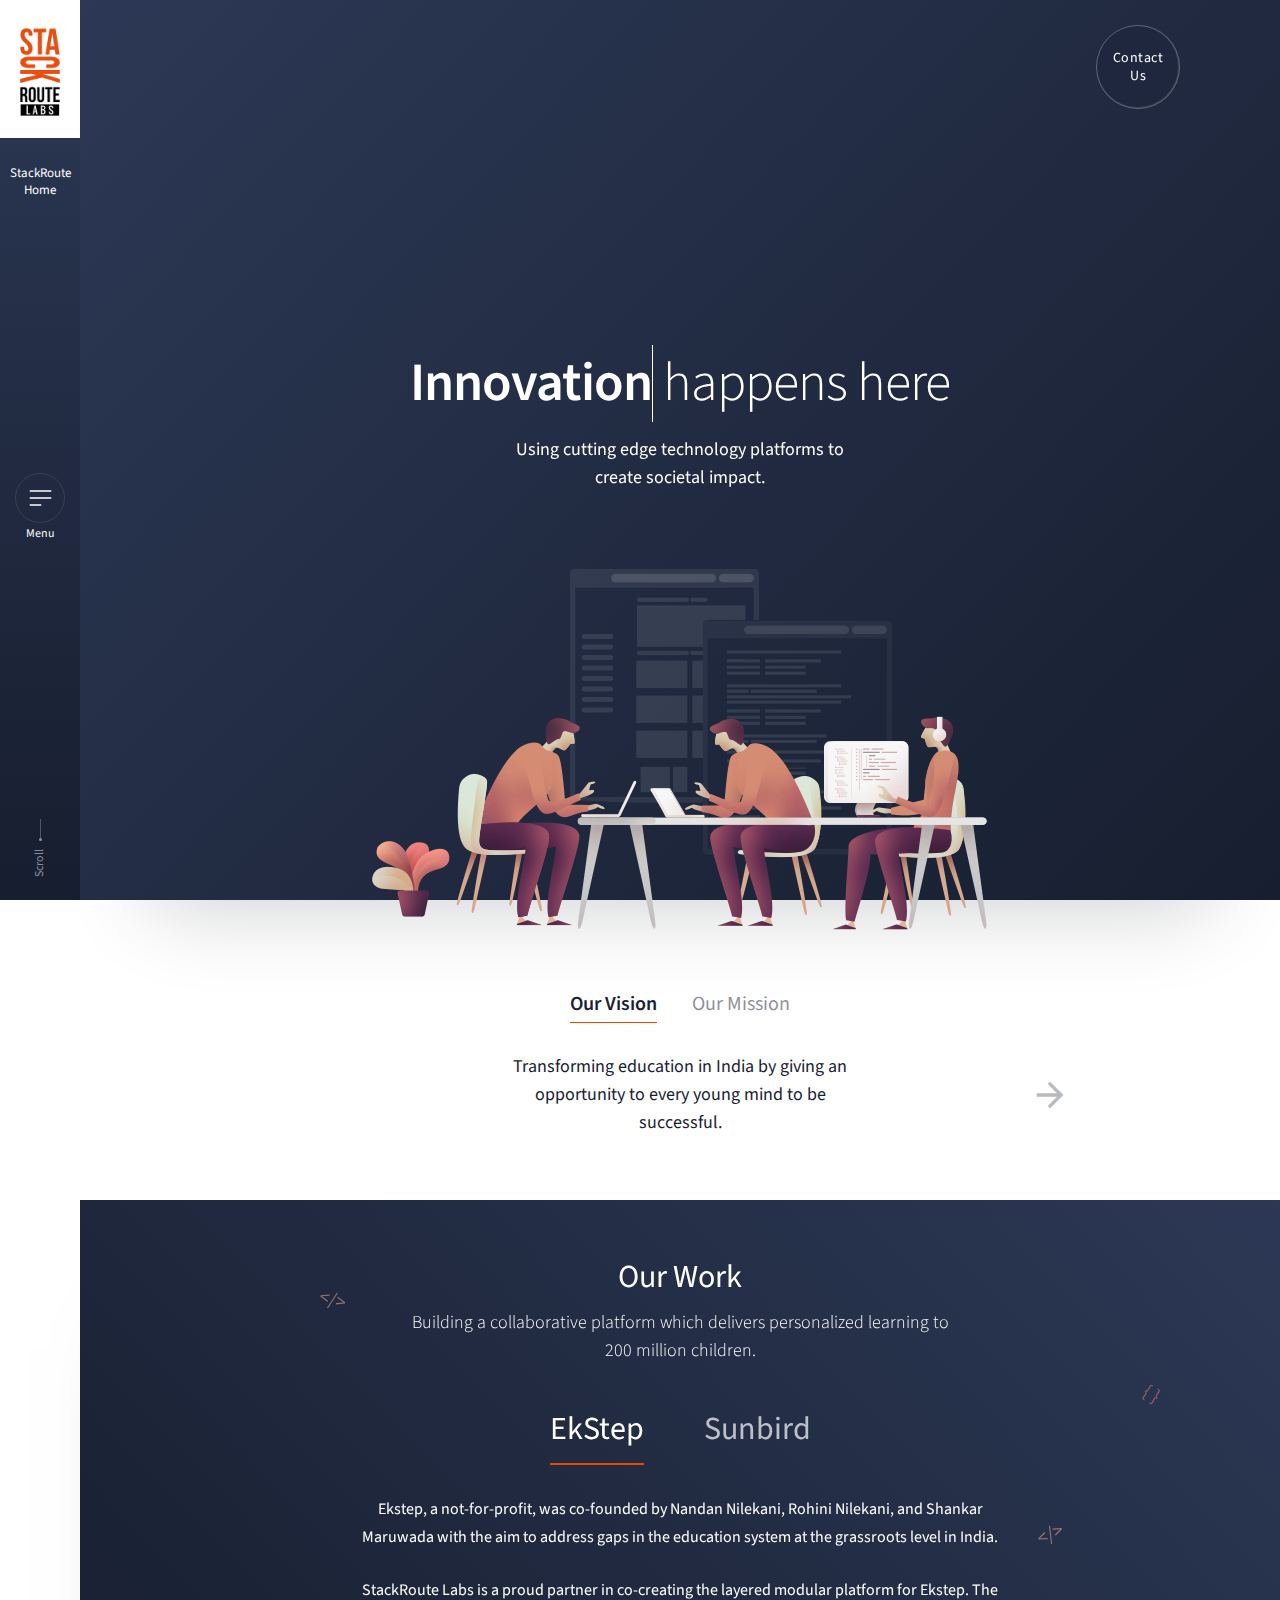
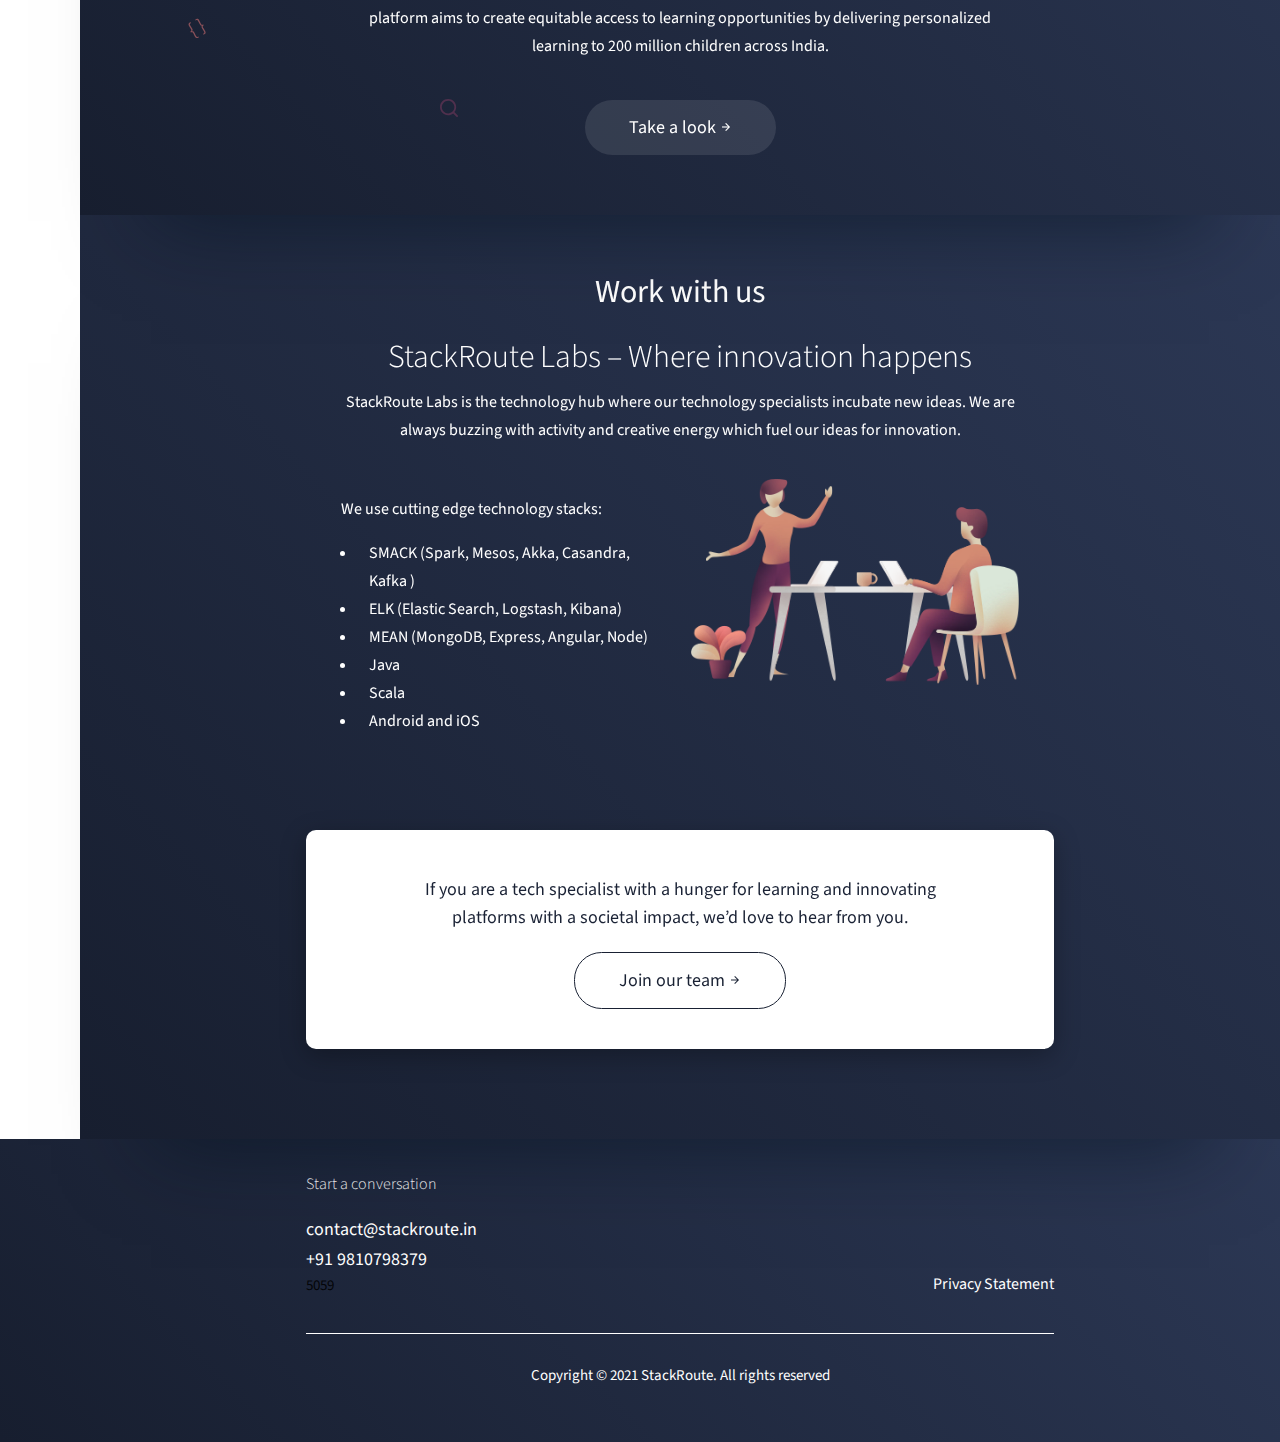
<file: index.html>
<!DOCTYPE html>
<html lang="en">

<head>
    <meta charset="UTF-8">
    <meta name="viewport" content="width=device-width, initial-scale=1.0">
    <title>Stackroute Labs</title>
    <meta http-equiv="X-UA-Compatible" content="ie=edge">
    <meta name="description" content="Welcome to StackRoute Labs, the innovation hub of StackRoute" />
    <link rel="icon" type="image/x-icon" href="images/New-Logo.png" />
    <!--Import Google Icon Font-->
    <link href="https://fonts.googleapis.com/icon?family=Material+Icons" rel="stylesheet">
    <!--Import materialize.css-->
    <link type="text/css" rel="stylesheet" href="css/materialize.min.css" media="screen,projection" />

    <link type="text/css" rel="stylesheet" href="css/style.css" />
    <link type="text/css" rel="stylesheet" href="css/media.css" />

    <title>StackRoute Labs</title>
</head>
<body>

    <header class="fixed-left">
        <div class="logo">
            <a href="#">
                <img src="images/New-Logo.png" class="responsive-img"/>
            </a>
        </div>
        <a href="http://www.stackroute.in/" class="lab-link" target="_blank">StackRoute Home</a>
        <div class="menu">
            <a href="#" class="menu-icon sidenav-trigger" data-target="slide-out">
                <span class="icon-wrapper  waves-effect waves-light "><img src="images/menu_icon.svg" class="responsive-img"/></span>
                <span class="text waves-effect waves-light">Menu</span>
            </a>
            <div class="fullscreen-menu sidenav" id="slide-out">
                <div class="left">
                    <a class="menu-icon sidenav-close">
                        <span class="icon-wrapper  waves-effect waves-light"><img src="images/close_button.svg" class="responsive-img"/></span>
                        <span class="text waves-effect waves-light">Menu</span>
                    </a>
                    <div class="menu-list">
                        <ul>
                            <li><a class="sidenav-close scroll-smooth" href="#StackRouteLabs">StackRoute Labs</a></li>
                            <li><a class="sidenav-close scroll-smooth" href="#VisionMission">Vision & Mission</a></li>
                            <li><a class="sidenav-close scroll-smooth" href="#OurWork">Our Work</a></li>
                            <li><a class="sidenav-close scroll-smooth" href="contact-us.html">Join Us</a></li>
                            <li><a class="sidenav-close scroll-smooth" href="contact-us.html">Contact Us</a></li>
                        </ul>
                        <ul class="link-bottom">
                            <!-- <li><a href="#">Terms of Use</a></li> -->
                            <li><a href="#">Privacy Statement</a></li>
                        </ul>
                    </div>
                </div>
                <!-- <div class="right">
                    <p class="follow-us">Follow Us<span class="line-wrap"><span class="line"></span></span>
                    </p>
                   <div class="links">
                        <a href="#"><span><img src="images/facebook-white.svg"/></span></a>
                        <a href="#"><span><img src="images/twitter-white.svg"/></span></a>
                        <a href="#"><span><img src="images/insta-white.svg"/></span></a>
                        <a href="#"><span><img src="images/youtube-white.svg"/></span></a>
                    </div>
                </div> -->
            </div>
        </div>
        <div class="scroll">
            <a href="#VisionMission" id="scrollbtn" class="waves-effect scroll-smooth waves-light">
                <img src="images/scroll_element.svg" class="responsive-img"/>
                <span>Scroll</span>
            </a>
        </div>
    </header>

    <header class="mobile">
        <div class="logo">
            <a href="#">
                <img src="images/New-Logo.png" class="responsive-img"/>
            </a>
        </div>
        <a href="#" class="menu-icon sidenav-trigger" data-target="slide-out">
            <span class="icon-wrapper  waves-effect waves-light "><img src="images/menu_icon.svg" class="responsive-img"/></span>
            <span class="text waves-effect waves-light">Menu</span>
        </a>
        <a href="contact-us.html" class="contact-btn">
            Contact Us
        </a>
    </header>



    <main>
        <div class="sticky-CTA circle-border">
            <a href="contact-us.html" class="waves-effect waves-light">Contact Us</a>
        </div>
        <div class="sticky-bg"></div>

        <section class="section banner" id="StackRouteLabs">
            <div class="container">
                <div class="banner-cont center-align">
                    <h1>
                        <span class="typewrite" data-period="1500" data-type='[ "Innovation", "Collaboration", "Transformation" ]'>
							<span class="wrap"></span>
                        </span>

                        <span>&nbsp;happens here</span>
                    </h1>
                    <p>Using cutting edge technology platforms to create societal impact.</p>
                </div>
                <img src="images/main_banner.png" class="responsive-img" />
            </div>
        </section>

        <section class="section visionNmission" id="VisionMission">
            <div class="container">
                <ul class="tabs" id="visionTab">
                    <li class="tab"><a href="#OurVision" class="active">Our Vision</a></li>
                    <li class="tab"><a href="#OurMission">Our Mission</a></li>
                </ul>
                <div class="tab-sec" id="OurVision">
                    <div class="tab-cont">
                        <p>Transforming education in India by giving an opportunity to every young mind to be successful.</p>
                        <a class="icon" id="next-btn"><i class="material-icons">arrow_forward</i></a>
                    </div>
                </div>
                <div class="tab-sec" id="OurMission">
                    <div class="tab-cont">
                        <p>Creating innovative learning platforms with our team of technology specialists.</p>
                        <a class="icon" id="prev-btn"><i class="material-icons">arrow_backward</i></a>
                    </div>
                </div>
            </div>
        </section>

        <section class="section our-work" id="OurWork">
            <div class="container">
                <div class="sec-head">
                    <h4>Our Work</h4>
                    <p>Building a collaborative platform which delivers personalized learning to 200 million children.</p>
                </div>

                <ul class="tabs" id="ourWorkTab">
                    <li class="tab"><a href="#EkStep" class="active">EkStep</a></li>
                    <li class="tab"><a href="#Sunbird">Sunbird</a></li>
                    <!-- <li class="tab"><a href="#Diksha">Diksha</a></li> -->
                </ul>
                <div class="tab-sec" id="EkStep">
                    <div class="tab-cont">
                        <p>Ekstep, a not-for-profit, was co-founded by Nandan Nilekani, Rohini Nilekani, and Shankar Maruwada with the aim to address gaps in the education system at the grassroots level in India.</p>
                        <p>StackRoute Labs is a proud partner in co-creating the layered modular platform for Ekstep. The platform aims to create equitable access to learning opportunities by delivering personalized learning to 200 million children across
                            India. </p>

                        <div class="center-align">
                            <a href="https://ekstep.org/" target="_blank" class="waves-effect waves-light btn-custom1 hoverable">Take a look  <i class="material-icons">arrow_forward</i></a>
                        </div>
                    </div>
                </div>
                <div class="tab-sec" id="Sunbird">
                    <div class="tab-cont">
                        <p><b>Code for one. Code for all.</b> <br> Contributed by EkStep, Sunbird is the largest fully open source platform in India designed to empower the education and learning ecosystem to innovate and imagine solutions for lifelong learning.</p>
                        <p>Aimed at making a major societal impact, the Sunbird is a repository of learning management micro-services that are: </p>
                        <ul class="browser-default">
                            <li>Architected to Scale</li>
                            <li>Designed to support diverse teaching and learning solutions</li>
                            <li>Developed as an open source model to enable innovation. </li>
                        </ul>

                        <div class="center-align">
                            <a href="http://www.sunbird.org/" target="_blank" class="waves-effect waves-light btn-custom1 hoverable">Take a look  <i class="material-icons">arrow_forward</i></a>
                        </div>
                    </div>
                </div>
                <!--<div class="tab-sec" id="Diksha">
                    <div class="tab-cont">
                        <p><b>The National Platform for teachers, our heroes</b> <br> Adopted by MHRD, Diksha is a content creation platform for teachers, offering tools for creating and uploading content. It acts as a repository of contextualized and relevant courses for teachers and students which is presented in an interactive and engaging format.</p>
                        <p>Till date, Diksha has more than 3,00,000 downloads and is available for mobile on Google Play store.</p>
                   
						<div class="center-align">
                            <a href="https://diksha.gov.in/ " target="_blank" class="waves-effect waves-light btn-custom1 hoverable">Take a look  <i class="material-icons">arrow_forward</i></a>
                        </div>
				    </div>
                </div>-->

            </div>
            <div class="svg-animation">
                <svg class="icon-ani one" xmlns="http://www.w3.org/2000/svg" width="18" height="21" viewBox="0 0 18 21">
                    <path fill="#F67E7D" d="M7.56,351.04 C6.7733294,351.04 6.1866686,350.853335 5.8,350.48 C5.4133314,350.106665 5.22,349.406672 5.22,348.38 C5.22,348.019998 5.2299999,347.676668 5.25,347.35 C5.2700001,347.023332 5.2899999,346.706668 5.31,346.4 L5.37,345.48 C5.3900001,345.173332 5.4,344.853335 5.4,344.52 C5.4,344.319999 5.3733336,344.130001 5.32,343.95 C5.2666664,343.769999 5.1766673,343.606667 5.05,343.46 C4.9233327,343.313333 4.7466678,343.193334 4.52,343.1 C4.2933322,343.006666 4.013335,342.96 3.68,342.96 L3.68,341.92 C4.013335,341.92 4.2933322,341.873334 4.52,341.78 C4.7466678,341.686666 4.9233327,341.570001 5.05,341.43 C5.1766673,341.289999 5.2666664,341.126668 5.32,340.94 C5.3733336,340.753332 5.4,340.566668 5.4,340.38 C5.4,339.699997 5.3700003,339.06667 5.31,338.48 C5.2499997,337.89333 5.22,337.233337 5.22,336.5 C5.22,335.473328 5.4133314,334.773335 5.8,334.4 C6.1866686,334.026665 6.7733294,333.84 7.56,333.84 L8.46,333.84 L8.46,334.78 L7.92,334.78 C7.3733306,334.78 7.0100009,334.919999 6.83,335.2 C6.6499991,335.480001 6.56,335.946663 6.56,336.6 C6.56,337.213336 6.5799998,337.799997 6.62,338.36 C6.6600002,338.920003 6.68,339.539997 6.68,340.22 C6.68,340.873337 6.5866676,341.369998 6.4,341.71 C6.2133324,342.050002 5.9066688,342.279999 5.48,342.4 L5.48,342.48 C5.9066688,342.600001 6.2133324,342.833332 6.4,343.18 C6.5866676,343.526668 6.68,344.019997 6.68,344.66 C6.68,345.340003 6.6600002,345.959997 6.62,346.52 C6.5799998,347.080003 6.56,347.666664 6.56,348.28 C6.56,348.933337 6.6499991,349.399999 6.83,349.68 C7.0100009,349.960001 7.3733306,350.1 7.92,350.1 L8.46,350.1 L8.46,351.04 L7.56,351.04 Z M13.68,351.04 L13.68,350.1 L14.2,350.1 C14.7466694,350.1 15.1099991,349.960001 15.29,349.68 C15.4700009,349.399999 15.56,348.933337 15.56,348.28 C15.56,347.666664 15.5433335,347.080003 15.51,346.52 C15.4766665,345.959997 15.46,345.340003 15.46,344.66 C15.46,344.019997 15.5499991,343.526668 15.73,343.18 C15.9100009,342.833332 16.2133312,342.600001 16.64,342.48 L16.64,342.4 C16.2133312,342.279999 15.9100009,342.050002 15.73,341.71 C15.5499991,341.369998 15.46,340.873337 15.46,340.22 C15.46,339.539997 15.4766665,338.920003 15.51,338.36 C15.5433335,337.799997 15.56,337.213336 15.56,336.6 C15.56,335.946663 15.4700009,335.480001 15.29,335.2 C15.1099991,334.919999 14.7466694,334.78 14.2,334.78 L13.68,334.78 L13.68,333.84 L14.56,333.84 C14.960002,333.84 15.3066652,333.883333 15.6,333.97 C15.8933348,334.056667 16.1366657,334.199999 16.33,334.4 C16.5233343,334.600001 16.6666662,334.869998 16.76,335.21 C16.8533338,335.550002 16.9,335.979997 16.9,336.5 C16.9,337.233337 16.8700003,337.89333 16.81,338.48 C16.7499997,339.06667 16.72,339.699997 16.72,340.38 C16.72,340.766669 16.8399988,341.116665 17.08,341.43 C17.3200012,341.743335 17.77333,341.906667 18.44,341.92 L18.44,342.96 C18.106665,342.96 17.8300011,343.006666 17.61,343.1 C17.3899989,343.193334 17.213334,343.313333 17.08,343.46 C16.946666,343.606667 16.8533336,343.769999 16.8,343.95 C16.7466664,344.130001 16.72,344.319999 16.72,344.52 C16.72,344.853335 16.7299999,345.173332 16.75,345.48 L16.81,346.4 C16.8300001,346.706668 16.8499999,347.023332 16.87,347.35 C16.8900001,347.676668 16.9,348.019998 16.9,348.38 C16.9,348.900003 16.8533338,349.329998 16.76,349.67 C16.6666662,350.010002 16.5233343,350.279999 16.33,350.48 C16.1366657,350.680001 15.8933348,350.823333 15.6,350.91 C15.3066652,350.996667 14.960002,351.04 14.56,351.04 L13.68,351.04 Z" transform="rotate(-29 -631.814 180.307)"/>
                </svg>
                <svg class="icon-ani two" xmlns="http://www.w3.org/2000/svg" width="18" height="21" viewBox="0 0 18 21">
                    <path fill="#F67E7D" d="M7.56,351.04 C6.7733294,351.04 6.1866686,350.853335 5.8,350.48 C5.4133314,350.106665 5.22,349.406672 5.22,348.38 C5.22,348.019998 5.2299999,347.676668 5.25,347.35 C5.2700001,347.023332 5.2899999,346.706668 5.31,346.4 L5.37,345.48 C5.3900001,345.173332 5.4,344.853335 5.4,344.52 C5.4,344.319999 5.3733336,344.130001 5.32,343.95 C5.2666664,343.769999 5.1766673,343.606667 5.05,343.46 C4.9233327,343.313333 4.7466678,343.193334 4.52,343.1 C4.2933322,343.006666 4.013335,342.96 3.68,342.96 L3.68,341.92 C4.013335,341.92 4.2933322,341.873334 4.52,341.78 C4.7466678,341.686666 4.9233327,341.570001 5.05,341.43 C5.1766673,341.289999 5.2666664,341.126668 5.32,340.94 C5.3733336,340.753332 5.4,340.566668 5.4,340.38 C5.4,339.699997 5.3700003,339.06667 5.31,338.48 C5.2499997,337.89333 5.22,337.233337 5.22,336.5 C5.22,335.473328 5.4133314,334.773335 5.8,334.4 C6.1866686,334.026665 6.7733294,333.84 7.56,333.84 L8.46,333.84 L8.46,334.78 L7.92,334.78 C7.3733306,334.78 7.0100009,334.919999 6.83,335.2 C6.6499991,335.480001 6.56,335.946663 6.56,336.6 C6.56,337.213336 6.5799998,337.799997 6.62,338.36 C6.6600002,338.920003 6.68,339.539997 6.68,340.22 C6.68,340.873337 6.5866676,341.369998 6.4,341.71 C6.2133324,342.050002 5.9066688,342.279999 5.48,342.4 L5.48,342.48 C5.9066688,342.600001 6.2133324,342.833332 6.4,343.18 C6.5866676,343.526668 6.68,344.019997 6.68,344.66 C6.68,345.340003 6.6600002,345.959997 6.62,346.52 C6.5799998,347.080003 6.56,347.666664 6.56,348.28 C6.56,348.933337 6.6499991,349.399999 6.83,349.68 C7.0100009,349.960001 7.3733306,350.1 7.92,350.1 L8.46,350.1 L8.46,351.04 L7.56,351.04 Z M13.68,351.04 L13.68,350.1 L14.2,350.1 C14.7466694,350.1 15.1099991,349.960001 15.29,349.68 C15.4700009,349.399999 15.56,348.933337 15.56,348.28 C15.56,347.666664 15.5433335,347.080003 15.51,346.52 C15.4766665,345.959997 15.46,345.340003 15.46,344.66 C15.46,344.019997 15.5499991,343.526668 15.73,343.18 C15.9100009,342.833332 16.2133312,342.600001 16.64,342.48 L16.64,342.4 C16.2133312,342.279999 15.9100009,342.050002 15.73,341.71 C15.5499991,341.369998 15.46,340.873337 15.46,340.22 C15.46,339.539997 15.4766665,338.920003 15.51,338.36 C15.5433335,337.799997 15.56,337.213336 15.56,336.6 C15.56,335.946663 15.4700009,335.480001 15.29,335.2 C15.1099991,334.919999 14.7466694,334.78 14.2,334.78 L13.68,334.78 L13.68,333.84 L14.56,333.84 C14.960002,333.84 15.3066652,333.883333 15.6,333.97 C15.8933348,334.056667 16.1366657,334.199999 16.33,334.4 C16.5233343,334.600001 16.6666662,334.869998 16.76,335.21 C16.8533338,335.550002 16.9,335.979997 16.9,336.5 C16.9,337.233337 16.8700003,337.89333 16.81,338.48 C16.7499997,339.06667 16.72,339.699997 16.72,340.38 C16.72,340.766669 16.8399988,341.116665 17.08,341.43 C17.3200012,341.743335 17.77333,341.906667 18.44,341.92 L18.44,342.96 C18.106665,342.96 17.8300011,343.006666 17.61,343.1 C17.3899989,343.193334 17.213334,343.313333 17.08,343.46 C16.946666,343.606667 16.8533336,343.769999 16.8,343.95 C16.7466664,344.130001 16.72,344.319999 16.72,344.52 C16.72,344.853335 16.7299999,345.173332 16.75,345.48 L16.81,346.4 C16.8300001,346.706668 16.8499999,347.023332 16.87,347.35 C16.8900001,347.676668 16.9,348.019998 16.9,348.38 C16.9,348.900003 16.8533338,349.329998 16.76,349.67 C16.6666662,350.010002 16.5233343,350.279999 16.33,350.48 C16.1366657,350.680001 15.8933348,350.823333 15.6,350.91 C15.3066652,350.996667 14.960002,351.04 14.56,351.04 L13.68,351.04 Z" transform="rotate(-29 -631.814 180.307)"/>
                </svg>
                <svg class="icon-ani three" xmlns="http://www.w3.org/2000/svg" width="26" height="17" viewBox="0 0 26 17">
                    <path fill="#FFB997" d="M121.26,15.38 L112.68,12.02 L112.68,10.7 L121.26,7.34 L121.26,8.76 L117.04,10.32 L114.36,11.32 L114.36,11.4 L117.04,12.4 L121.26,13.96 L121.26,15.38 Z M122.14,21.2 L127.48,3.8 L128.68,3.8 L123.34,21.2 L122.14,21.2 Z M129.62,15.38 L129.62,13.96 L133.84,12.4 L136.52,11.4 L136.52,11.32 L133.84,10.32 L129.62,8.76 L129.62,7.34 L138.2,10.7 L138.2,12.02 L129.62,15.38 Z" transform="rotate(16 83.17 -391.518)"/>
                </svg>
                <svg class="icon-ani four" xmlns="http://www.w3.org/2000/svg" width="26" height="17" viewBox="0 0 26 17">
                    <path fill="#FFB997" d="M121.26,15.38 L112.68,12.02 L112.68,10.7 L121.26,7.34 L121.26,8.76 L117.04,10.32 L114.36,11.32 L114.36,11.4 L117.04,12.4 L121.26,13.96 L121.26,15.38 Z M122.14,21.2 L127.48,3.8 L128.68,3.8 L123.34,21.2 L122.14,21.2 Z M129.62,15.38 L129.62,13.96 L133.84,12.4 L136.52,11.4 L136.52,11.32 L133.84,10.32 L129.62,8.76 L129.62,7.34 L138.2,10.7 L138.2,12.02 L129.62,15.38 Z" transform="rotate(16 83.17 -391.518)"/>
                </svg>
                <svg class="icon-ani five" xmlns="http://www.w3.org/2000/svg" width="18" height="18" viewBox="0 0 18 18">
                    <path fill="#843B62" d="M211.75618,447.442596 L208.396903,444.118136 C210.946354,440.943428 210.706406,436.271215 207.797032,433.366057 C206.267361,431.838602 204.257793,431 202.098258,431 C199.938722,431 197.899161,431.838602 196.36949,433.366057 C194.839819,434.893511 194,436.900166 194,439.086522 C194,441.272879 194.839819,443.279534 196.36949,444.806988 C197.899161,446.304493 199.908729,447.173045 202.098258,447.173045 C203.927864,447.173045 205.727477,446.544093 207.137174,445.40599 L210.466458,448.730449 C210.646419,448.91015 210.856374,449 211.096322,449 C211.33627,449 211.576219,448.91015 211.726187,448.730449 C212.086109,448.371048 212.086109,447.801997 211.75618,447.442596 Z M208.396903,439.086522 C208.396903,440.763727 207.737045,442.351082 206.537303,443.519135 C205.337561,444.687188 203.777896,445.37604 202.098258,445.37604 C200.418619,445.37604 198.828961,444.717138 197.659213,443.519135 C196.489464,442.321131 195.799613,440.763727 195.799613,439.086522 C195.799613,437.409318 196.459471,435.821963 197.659213,434.65391 C198.858955,433.485857 200.388626,432.797005 202.098258,432.797005 C203.777896,432.797005 205.367555,433.455907 206.537303,434.65391 C207.707051,435.851913 208.396903,437.379368 208.396903,439.086522 Z" transform="translate(-194 -431)"/>
                </svg>
            </div>
        </section>

        <section class="section work-with-us" id="WorkWithUs">
            <div class="container">
                <div class="sec-head">
                    <h4>Work with us</h4>
                </div>
                <div class="work-with-us-cont">
                    <h4>StackRoute Labs – Where innovation happens</h4>
                    <p>StackRoute Labs is the technology hub where our technology specialists incubate new ideas. We are always buzzing with activity and creative energy which fuel our ideas for innovation.</p>
                    <div class="row">
                        <div class="col s12 m6 xl5 offset-xl1">
                            <p class="left-align">We use cutting edge technology stacks: </p>
                            <ul class="browser-default">
                                <li>SMACK (Spark, Mesos, Akka, Casandra, Kafka )</li>
                                <li>ELK (Elastic Search, Logstash, Kibana)</li>
                                <li>MEAN (MongoDB, Express, Angular, Node)</li>
                                <li>Java</li>
                                <li>Scala</li>
                                <li>Android and iOS</li>
                            </ul>
                        </div>
                        <div class="col s12 m6 xl5">
                            <img src="images/careers.png" class="responsive-img" />
                        </div>
                    </div>

                    <div class="row join-team">
                        <div class="col m11">
                            <div class="join-team-card">
                                <h5>If you are a tech specialist with a hunger for learning and innovating platforms with a societal impact, we’d love to hear from you.</h5>
                                <div class="center-align">
                                    <a href="contact-us.html" class="waves-effect btn-custom-light hoverable">Join our team  <i class="material-icons">arrow_forward</i></a>
                                </div>
                            </div>
                        </div>
                    </div>
                </div>
            </div>
        </section>

    </main>

    <!-- Footer start -->
    <footer class="section" id="footer">
        <div class="container">
            <div class="row">
                <div class="col m11">
                    <div class="row footer-top">
                        <div class="col s6">
                            <div class="contact-info">
                                <p>Start a conversation</p>
                                <a href="mailto:contact@stackroute.in">contact@stackroute.in</a>
            <a href="tel:+91 9810798379">+91 9810798379</a>5059</a>
                            </div>
                        </div>
                        <div class="col s6">
                            <!-- <div class="social-links right-align">
                                <a href="#"><span><img src="images/facebook-white.svg"/></span></a>
                                <a href="#"><span><img src="images/twitter-white.svg"/></span></a>
                                <a href="#"><span><img src="images/insta-white.svg"/></span></a>
                                <a href="#"><span><img src="images/youtube-white.svg"/></span></a>
                            </div> -->
                            <div class="tNc right-align">
                                <!-- <a href="#">Terms of Use</a> -->
                                <!-- <span>|</span> -->
                                <a href="https://privacy.niit.com/prospective_customer.html" target="_blank">Privacy Statement</a>
                            </div>
                        </div>
                    </div>
                    <div class="row footer-bootom">
                        <div class="col s12">
                            <p class="copyright">Copyright © 2021 StackRoute. All rights reserved</p>
                        </div>
                    </div>
                </div>
            </div>
        </div>
    </footer>
    <!-- Footer End -->

    <!--JavaScript at end of body for optimized loading-->
    <script type="text/javascript" src="js/materialize.min.js"></script>
    <script src="https://code.jquery.com/jquery-3.4.1.slim.js"></script>
    <script type="text/javascript" src="js/custom.js"></script>

    <script>
        var TxtType = function(el, toRotate, period) {
            this.toRotate = toRotate;
            this.el = el;
            this.loopNum = 0;
            this.period = parseInt(period, 10) || 2000;
            this.txt = '';
            this.tick();
            this.isDeleting = false;
        };

        TxtType.prototype.tick = function() {
            var i = this.loopNum % this.toRotate.length;
            var fullTxt = this.toRotate[i];

            if (this.isDeleting) {
                this.txt = fullTxt.substring(0, this.txt.length - 1);
            } else {
                this.txt = fullTxt.substring(0, this.txt.length + 1);
            }

            this.el.innerHTML = '<span class="wrap">' + this.txt + '</span>';

            var that = this;
            var delta = 120 - Math.random() * 100;

            if (this.isDeleting) {
                delta /= 2;
            }

            if (!this.isDeleting && this.txt === fullTxt) {
                delta = this.period;
                this.isDeleting = true;
            } else if (this.isDeleting && this.txt === '') {
                this.isDeleting = false;
                this.loopNum++;
                delta = 500;
            }

            setTimeout(function() {
                that.tick();
            }, delta);
        };

        window.onload = function() {
            var elements = document.getElementsByClassName('typewrite');
            for (var i = 0; i < elements.length; i++) {
                var toRotate = elements[i].getAttribute('data-type');
                var period = elements[i].getAttribute('data-period');
                if (toRotate) {
                    new TxtType(elements[i], JSON.parse(toRotate), period);
                }
            }
            // INJECT CSS
            var css = document.createElement("style");
            css.type = "text/css";
            css.innerHTML = ".typewrite > .wrap { border-right: 1px solid #fff}";
            document.body.appendChild(css);
        };
    </script>
</body>

</html>
</file>
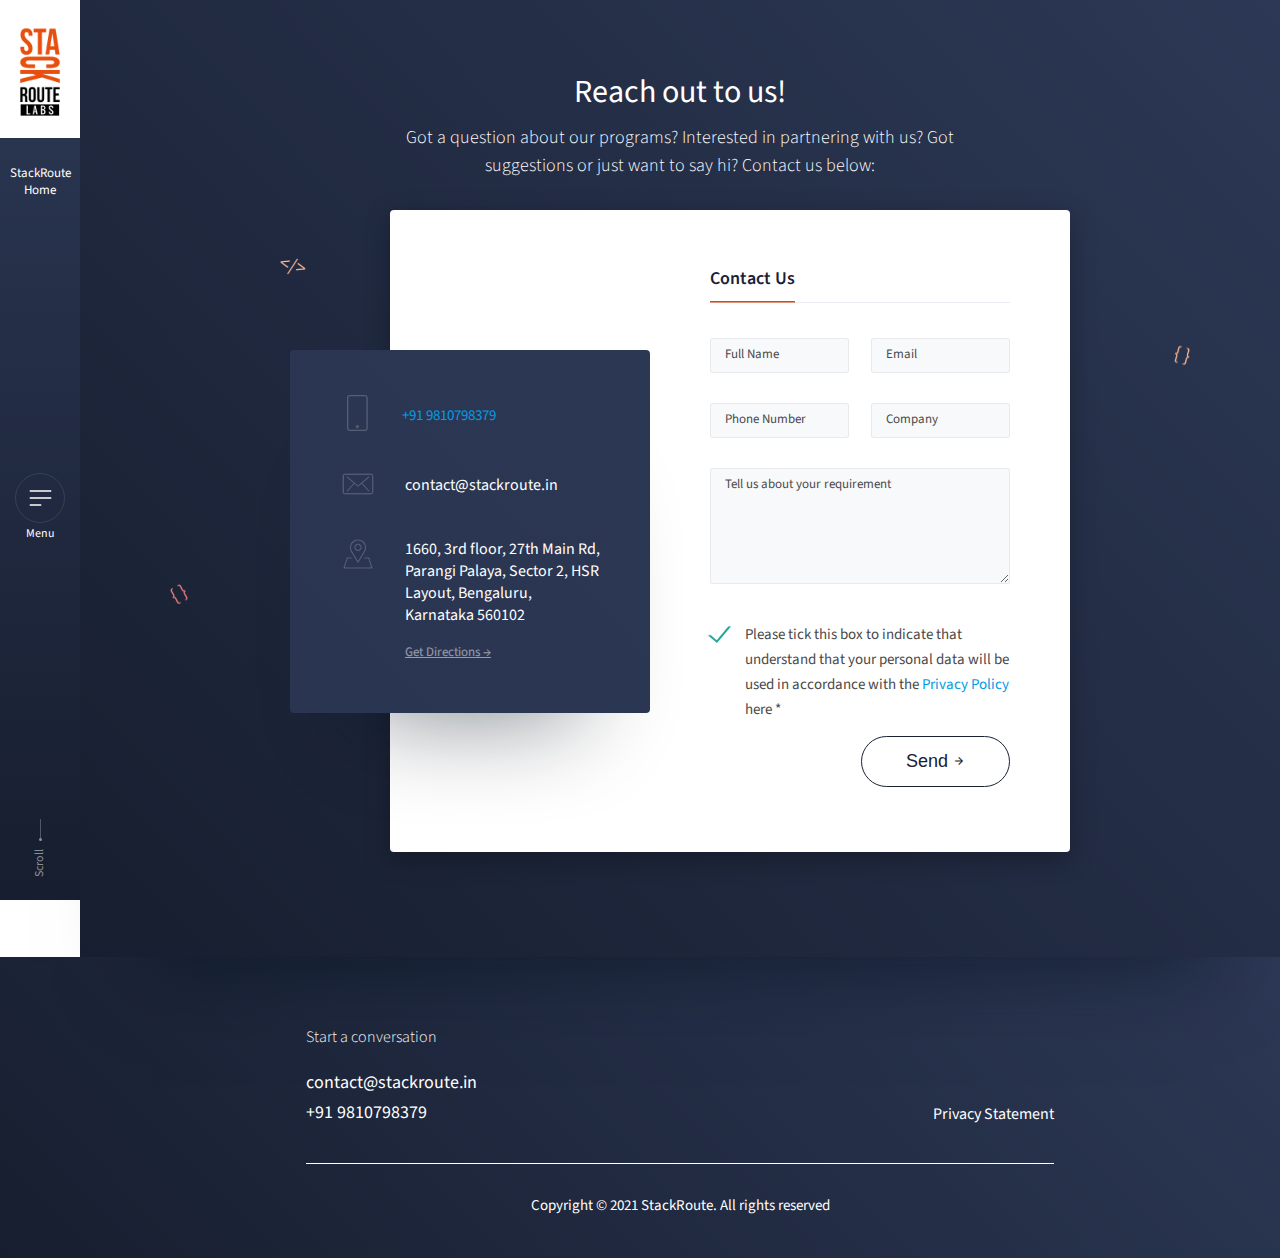
<file: contact-us.html>
<!DOCTYPE html>
<html lang="en">

<head>
    <meta charset="UTF-8">
    <meta name="viewport" content="width=device-width, initial-scale=1.0">
    <meta http-equiv="X-UA-Compatible" content="ie=edge">
    <meta name="description" content="Welcome to StackRoute Labs, the innovation hub of StackRoute" />
    <title>Stackroute Labs</title>
    <link rel="icon" type="image/x-icon" href="images/New-Logo.png" />
    <!--Import Google Icon Font-->
    <link href="https://fonts.googleapis.com/icon?family=Material+Icons" rel="stylesheet">
    <!--Import materialize.css-->
    <link type="text/css" rel="stylesheet" href="css/materialize.min.css" media="screen,projection" />

    <link type="text/css" rel="stylesheet" href="css/style.css" />
    <link type="text/css" rel="stylesheet" href="css/media.css" />

    <title>StackRoute Labs</title>

    <style>
        .spinner {
            top: 17px;
            display: none;
            position: absolute;
            right: 28px;
            width: 28px;
            height: 16px;
        }

        .spinner div {
            transform-origin: 12px 8px;
        }

        .spinner div:after {
            top: -5px;
            left: 10px;
        }
    </style>
</head>

<body>

    <header class="fixed-left">
        <div class="logo">
            <a href="index.html">
                <img src="images/New-Logo.png" class="responsive-img"/>
            </a>
        </div>
        <a href="http://www.stackroute.in/" class="lab-link" target="_blank">StackRoute Home</a>
        <div class="menu">
            <a href="#" class="menu-icon sidenav-trigger" data-target="slide-out">
                <span class="icon-wrapper  waves-effect waves-light "><img src="images/menu_icon.svg" class="responsive-img"/></span>
                <span class="text waves-effect waves-light">Menu</span>
            </a>
            <div class="fullscreen-menu sidenav" id="slide-out">
                <div class="left">
                    <a href="#" class="menu-icon sidenav-close">
                        <span class="icon-wrapper  waves-effect waves-light"><img src="images/close_button.svg" class="responsive-img"/></span>
                        <span class="text waves-effect waves-light">Menu</span>
                    </a>
                    <div class="menu-list">
                        <ul>
                            <li><a href="index.html#StackRouteLabs">StackRoute Labs</a></li>
                            <li><a href="index.html#VisionMission">Vision & Mission</a></li>
                            <li><a href="index.html#OurWork">Our Work</a></li>
                            <li><a href="index.html#">Join Us</a></li>
                            <li><a href="index.html#">Contact Us</a></li>
                        </ul>
                        <ul class="link-bottom">
                            <!-- <li><a href="#">Terms of Use</a></li> -->
                            <li><a href="https://privacy.niit.com/prospective_customer.html">Privacy Statement</a></li>
                        </ul>
                    </div>
                </div>
                <!-- <div class="right">
                    <p class="follow-us">Follow Us<span class="line-wrap"><span class="line"></span></span>
                    </p>
                    <div class="links">
                        <a href="#"><span><img src="images/facebook-white.svg"/></span></a>
                        <a href="#"><span><img src="images/twitter-white.svg"/></span></a>
                        <a href="#"><span><img src="images/insta-white.svg"/></span></a>
                        <a href="#"><span><img src="images/youtube-white.svg"/></span></a>
                    </div>
                </div> -->
            </div>
        </div>
        <div class="scroll">
            <a href="#" class="waves-effect waves-light">
                <img src="images/scroll_element.svg" class="responsive-img"/>
                <span>Scroll</span>
            </a>
        </div>
    </header>

    <header class="mobile">
        <div class="logo">
            <a href="index.html">
                <img src="images/New-Logo.png" class="responsive-img"/>
            </a>
        </div>
        <a href="#" class="menu-icon sidenav-trigger" data-target="slide-out">
            <span class="icon-wrapper  waves-effect waves-light "><img src="images/menu_icon.svg" class="responsive-img"/></span>
            <span class="text waves-effect waves-light">Menu</span>
        </a>
        <a href="contact-us.html" class="contact-btn">
            Contact Us
        </a>
    </header>


    <main>

        <section class="section contact-us bg-dark">
            <div class="container">
                <div class="sec-head">
                    <h4>Reach out to us!</h4>
                    <p>Got a question about our programs? Interested in partnering with us? Got suggestions or just want to say hi? Contact us below:</p>
                </div>

                <div class="contact-cards">
                    <div class="card-left">
                        <div class="cont-details">
                            <div class="icon">
                                <img src="images/mobile_icon.svg" />
                            </div>

                             <a style="padding-left: 27px;" href="tel:+91 9810798379">+91 9810798379</a>
                        </div>
                        <div class="cont-details">
                            <div class="icon">
                                <img src="images/Email_icon.svg" />
                            </div>
                            <a href="mailto:contact@stackroute.in" class="text">contact@stackroute.in</a>
                        </div>
                        <div class="cont-details">
                            <div class="icon">
                                <img src="images/location_icon.svg" />
                            </div>
                            <p class="text">1660, 3rd floor, 27th Main Rd, Parangi Palaya, Sector 2, HSR Layout, Bengaluru, Karnataka 560102
            <a href="https://goo.gl/maps/ykY6Ef27dGrJ78AH8" target="_blank">Get Directions →</a>

                            </p>
                        </div>
                    </div>
                    <div class="card-right">
                        <ul class="tabs" id="contact-us-tabs">
                            <li class="tab"><a href="#ContactUs" class="active">Contact Us</a></li>
                            <!--<li class="tab"><a href="#JoinUs">Join Us</a></li>-->
                        </ul>

                        <div id="ContactUs">
                            <form class="contact-us-form" id="contact-us">
                                <div class="row">
                                    <div class="input-field col s6">
                                        <input id="full_name" type="text" class="validate browser-default" required>
                                        <label for="full_name">Full Name</label>
                                        <span class="helper-text">*Required</span>
                                    </div>
                                    <div class="input-field col s6">
                                        <input id="email" type="email" class="validate browser-default" required>
                                        <label for="email">Email</label>
                                        <span class="helper-text" data-error="wrong" data-success="right">*Required</span>
                                    </div>
                                    <div class="input-field col s6">
                                        <input id="number" type="text" class="validate browser-default">
                                        <label for="number">Phone Number</label>
                                        <!--<span class="helper-text"  data-error="wrong" data-success="right">*Required</span>-->
                                    </div>
                                    <div class="input-field col s6">
                                        <input id="company" type="text" class="validate browser-default">
                                        <label for="company">Company</label>
                                    </div>
                                    <div class="input-field col s12">
                                        <textarea id="requirement" class="validate browser-default" rows="7"></textarea>
                                        <label for="requirement">Tell us about your requirement</label>
                                    </div>
                                    <div class="input-field col s12">
                                        <label class="check">
											<input type="checkbox" checked/>
											<span>Please tick this box to indicate that understand that your personal data will be used in accordance with the <a href="https://privacy.niit.com/prospective_customer.html">Privacy Policy</a> here *</span>
										</label>
                                    </div>

                                    <div class="right-align col s12">
                                        <button class="btn-custom-light waves-effect" id="contact-form" type="submit">
										
										Send <i class="material-icons">arrow_forward</i>
										<div class="spinner">
											<div></div><div></div><div></div><div></div><div></div><div></div><div></div><div></div><div></div><div></div><div></div><div></div>
										</div>
										</button>
                                    </div>
                                </div>
                            </form>
                        </div>

                        <!-- <div id="JoinUs">
                            <form class="contact-us-form">
                                <div class="row">
                                    <div class="input-field col s6">
                                        <input id="j_full_name" type="text" class="validate browser-default" required>
                                        <label for="j_full_name1">Full Name</label>
                                        <span class="helper-text">*Required</span>
                                    </div>
                                    <div class="input-field col s6">
                                        <input id="j_email" type="email" class="validate browser-default" required>
                                        <label for="j_email">Email</label>
                                        <span class="helper-text"  data-error="wrong" data-success="right">*Required</span>
                                    </div>
                                    <div class="input-field col s6">
                                        <input id="j_number" type="text" class="validate browser-default" required>
                                        <label for="j_number">Phone Number</label>
										<span class="helper-text"  data-error="wrong" data-success="right">*Required</span>
                                    </div>
                                    <div class="input-field col s6" required>
                                        <input id="j_Designation" type="text" class="validate browser-default">
                                        <label for="j_Designation">Designation</label>
										<span class="helper-text"  data-error="wrong" data-success="right">*Required</span>
                                    </div>
                                    <div class="input-field  col s12">
                                        <div class="file-field input-field">
                                            <div class="btn">
                                                <span>Resume</span>
                                                <input id="j_file" type="file" id="Resume">
                                            </div>
                                            <div class="file-path-wrapper">
                                                <input class="file-path validate browser-default" type="text">
                                            </div>
                                        </div>
                                    </div>
									

                                    <div class="right-align col s12">
                                        <button class="btn-custom-light waves-effect" id="join-us" type="submit">Send <i class="material-icons">arrow_forward</i></button>
                                    </div>
                                </div>
                            </form>
                        </div> -->
                    </div>
                </div>
            </div>
        </section>

    </main>

    <!-- Footer start -->
    <footer>
        <div class="container">
            <div class="row">
                <div class="col m11">
                    <div class="row footer-top">
                        <div class="col s6">
                            <div class="contact-info">
                                <p>Start a conversation</p>
                                <a href="mailto:contact@stackroute.in">contact@stackroute.in</a>
            <a href="tel:+91 9810798379">+91 9810798379</a>
                            </div>
                        </div>
                        <div class="col s6">
                            <!-- <div class="social-links right-align">
                                <a href="#"><span><img src="images/facebook-white.svg"/></span></a>
                                <a href="#"><span><img src="images/twitter-white.svg"/></span></a>
                                <a href="#"><span><img src="images/insta-white.svg"/></span></a>
                                <a href="#"><span><img src="images/youtube-white.svg"/></span></a>
                            </div> -->
                            <div class="tNc right-align">
                                <!-- <a href="#">Terms of Use</a>
                                <span>|</span> -->
                                <a href="https://privacy.niit.com/prospective_customer.html" target="_blank">Privacy Statement</a>
                            </div>
                        </div>
                    </div>
                    <div class="row footer-bootom">
                        <div class="col s12">
                            <p class="copyright">Copyright © 2021 StackRoute. All rights reserved</p>
                        </div>
                    </div>
                </div>
            </div>
        </div>
    </footer>
    <!-- Footer End -->

    <!--JavaScript at end of body for optimized loading-->
    <script type="text/javascript" src="js/materialize.min.js"></script>
    <script type="text/javascript" src="js/jquery-2.2.0.min.js"></script>
    <script type="text/javascript" src="js/custom.js"></script>
    <script>
        $(document).ready(function() {
            $('#contact-us').submit(function(e) {
                e.preventDefault();
                if ($('#full_name').val() && $('#email').val()) {
                    $('#contact-form').attr('disabled', 'true').css('pointer-events', 'none').find('.spinner').show();
                    $('#contact-form').find('span').text('Sending');
                    $('#contact-form').find('i').css('visibility', 'hidden');
                    $.ajax({
                        url: "http://www.labs.stackroute.io/StackRoute-API/api/Drupal/PostDataStackroute",
                        method: 'GET',
                        headers: {
                            'Token': 'a4P4M9fF3pIgd4Vso3Iqaa3qDPRTcptquTV6eKODNtcS1bUe4+6QDQ==',
                            'Content-Type': 'application/json',
                            'Access-Control-Allow-Credentials': true
                        },
                        data: {
                            Name: $('#full_name').val(),
                            EmailID: $('#email').val(),
                            PhoneNo: $('#number').val(),
                            CompanyName: $('#company').val(),
                            Query: $('#requirement').val(),
                            Category: 'STACKROUTE-LAB',
                            PortalName: 'B2B',
                            ApplicationName: 'STACKROUTE-LAB'
                        },
                        dataType: 'json',
                        success: function(res) {
                            $('#contact-form').attr('disabled', 'false').css('pointer-events', '').text('Send').find('.spinner').hide();
                            $('#contact-form').find('span').text('Send');
                            $('#contact-form').find('i').css('visibility', 'visible');
                            window.location = "thankyou.html";
                        }
                    });
                }
                window.location = "thankyou.html";
            });
        });
    </script>

</body>

</html>
</file>
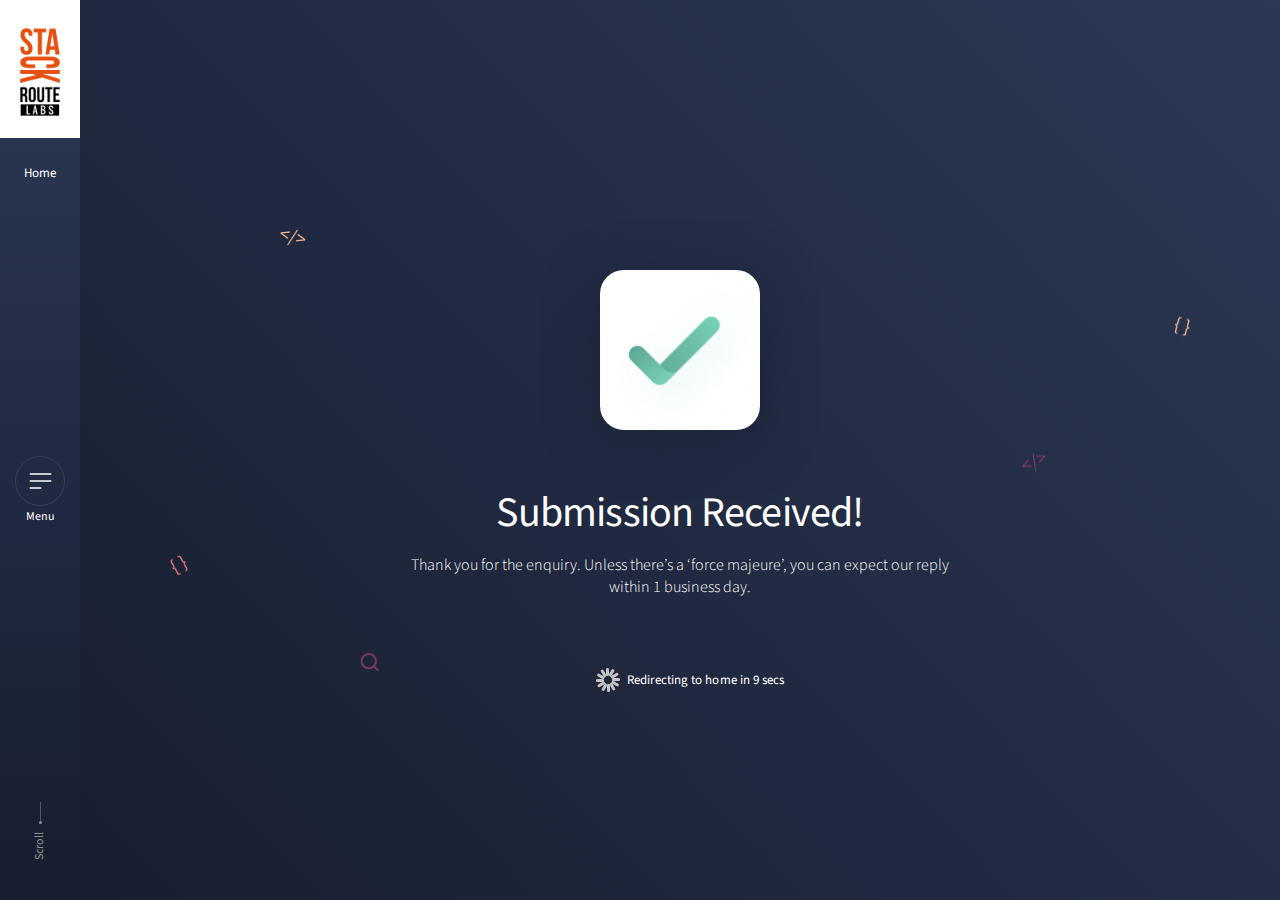
<file: thankyou.html>
<!DOCTYPE html>
<html lang="en">

<head>
    <meta charset="UTF-8">
    <meta name="viewport" content="width=device-width, initial-scale=1.0">
    <meta http-equiv="X-UA-Compatible" content="ie=edge">
    <title>Stackroute Labs</title>
    <link rel="icon" type="image/x-icon" href="images/New-Logo.png" />
    <!--Import Google Icon Font-->
    <link href="https://fonts.googleapis.com/icon?family=Material+Icons" rel="stylesheet">
    <!--Import materialize.css-->
    <link type="text/css" rel="stylesheet" href="css/materialize.min.css" media="screen,projection" />

    <link type="text/css" rel="stylesheet" href="css/style.css" />
    <link type="text/css" rel="stylesheet" href="css/media.css" />

    <title>Stackroute</title>
</head>

<body>

    <header class="fixed-left">
        <div class="logo">
            <a href="index.html">
                <img src="images/New-Logo.png" class="responsive-img"/>
            </a>
        </div>
        <a href="#" class="lab-link">Home</a>
        <div class="menu">
            <a href="#" class="menu-icon sidenav-trigger" data-target="slide-out">
                <span class="icon-wrapper  waves-effect waves-light "><img src="images/menu_icon.svg" class="responsive-img"/></span>
                <span class="text waves-effect waves-light">Menu</span>
            </a>
            <div class="fullscreen-menu sidenav" id="slide-out">
                <div class="left">
                    <a href="#" class="menu-icon sidenav-close">
                        <span class="icon-wrapper  waves-effect waves-light"><img src="images/close_button.svg" class="responsive-img"/></span>
                        <span class="text waves-effect waves-light">Menu</span>
                    </a>
                    <div class="menu-list">
                        <ul>
                            <li><a href="#">StackRoute Labs</a></li>
                            <li><a href="#">Vision & Mission</a></li>
                            <li><a href="#">Our Work</a></li>
                            <li><a href="#">Join Us</a></li>
                            <li><a href="#">Contact Us</a></li>
                        </ul>
                        <ul class="link-bottom">
                            <li><a href="#">Terms of Use</a></li>
                            <li><a href="#">Privacy Statement</a></li>
                        </ul>
                    </div>
                </div>
                <div class="right">
                    <p class="follow-us">Follow Us<span class="line-wrap"><span class="line"></span></span>
                    </p>
                    <div class="links">
                        <a href="#"><span><img src="images/facebook-white.svg"/></span></a>
                        <a href="#"><span><img src="images/twitter-white.svg"/></span></a>
                        <a href="#"><span><img src="images/insta-white.svg"/></span></a>
                        <a href="#"><span><img src="images/youtube-white.svg"/></span></a>
                    </div>
                </div>
            </div>
        </div>
        <div class="scroll">
            <a href="#" class="waves-effect waves-light">
                <img src="images/scroll_element.svg" class="responsive-img"/>
                <span>Scroll</span>
            </a>
        </div>
    </header>

    <header class="mobile">
        <div class="logo">
            <a href="index.html">
                <img src="images/New-Logo.png" class="responsive-img"/>
            </a>
        </div>
        <a href="#" class="menu-icon sidenav-trigger" data-target="slide-out">
            <span class="icon-wrapper  waves-effect waves-light "><img src="images/menu_icon.svg" class="responsive-img"/></span>
            <span class="text waves-effect waves-light">Menu</span>
        </a>
        <a href="contact-us.html" class="contact-btn">
            Contact Us
        </a>
    </header>

    <main>

        <section class="section contact-us thankyou-sec bg-dark">
            <div class="container">
                <div class="thank-you sec-head">
                    <span class="icon"><img src="images/thank_you__icon.svg"/></span>
                    <h3>Submission Received!</h3>
                    <p>Thank you for the enquiry. Unless there’s a ‘force majeure’, you can expect our reply within 1 business day.</p>
                    <div class="redircting_msgs">
                        <div class="spinner">
                            <div></div>
                            <div></div>
                            <div></div>
                            <div></div>
                            <div></div>
                            <div></div>
                            <div></div>
                            <div></div>
                            <div></div>
                            <div></div>
                            <div></div>
                            <div></div>
                        </div>
                        Redirecting to home in <span id="count">9</span> secs
                    </div>

                </div>
            </div>
        </section>

    </main>



    <!--JavaScript at end of body for optimized loading-->
    <script type="text/javascript" src="js/materialize.min.js"></script>
    <script src="https://code.jquery.com/jquery-3.4.1.slim.js"></script>
    <script type="text/javascript" src="js/custom.js"></script>
    <script>
        $(document).ready(function() {
            var count = $('#count').text();

            setInterval(function() {
                count--;
                $('#count').text(count);
                if (count == 0) {
                    window.location = 'index.html';
                    clearInterval();
                }

            }, 1000);
        });
    </script>
</body>

</html>
</file>
<file: css/style.css>
@import url('https://fonts.googleapis.com/css?family=Source+Sans+Pro:300,400,600');
body {
    font-family: 'Source Sans Pro', sans-serif;
    margin: 0;
}

* {
    box-sizing: border-box;
}

main {
    padding-left: 80px;
}

header.fixed-left {
    width: 80px;
    height: 100vh;
    position: fixed;
    left: 0;
    top: 0;
    background-image: linear-gradient(-180deg, #2C3855 0%, #171E2F 98%);
    box-shadow: 0 77px 82px -71px #05001B;
    z-index: 9999;
}

header.fixed-left .logo {
    background-color: #fff;
    height: 135px;
    text-align: center;
    padding-top: 10px;
}

header.fixed-left .lab-link {
    color: #fff;
    text-align: center;
    display: block;
    font-size: 13px;
    line-height: 17px;
    margin-top: 30px;
}

header.fixed-left .scroll {
    padding: 0 15px;
    text-align: center;
}

header.fixed-left .scroll img {
    margin-bottom: 5px;
}

header.fixed-left .scroll a span {
    opacity: 0.5;
    transform: rotate(-90deg);
    display: block;
    font-size: 12px;
    color: #FFFFFF;
    letter-spacing: 0;
}

header.fixed-left .scroll a {
    height: 58px;
}

header.fixed-left .menu {
    height: calc(100vh - 280px);
    display: flex;
    align-items: center;
    justify-content: center;
    text-align: center;
}

header.fixed-left .menu a.menu-icon .icon-wrapper {
    width: 50px;
    height: 50px;
    border: 1px solid rgba(255, 255, 255, 0.1);
    border-radius: 50%;
    display: flex;
    align-items: center;
    justify-content: center;
}

header.fixed-left .menu a.menu-icon .text {
    font-size: 12px;
    color: #FFFFFF;
    letter-spacing: 0;
}

.sticky-CTA {
    width: 84px;
    height: 84px;
    position: fixed;
    top: 25px;
    right: 100px;
    z-index: 999;
}

.sticky-bg {
    width: 84px;
    height: 84px;
    position: fixed;
    top: 25px;
    right: 100px;
    z-index: 1;
    background: #808080;
    border-radius: 50%;
}

.section {
    z-index: 2;
}

.sticky-CTA a {
    width: 100%;
    height: 100%;
    display: flex;
    color: #fff;
    font-size: 14px;
    align-items: center;
    letter-spacing: 0.5px;
    padding: 10px;
    text-align: center;
    line-height: 18px;
    border-radius: 50%;
    border: 1px solid rgba(255, 255, 255, 0.2);
    z-index: 2;
}

.banner {
    background-image: linear-gradient(134deg, #2C3855 0%, #171E2F 100%);
    box-shadow: 0 77px 82px -71px rgba(0, 14, 27, 0.20);
    min-height: 100vh;
    position: relative;
    padding-bottom: 330px;
    display: -webkit-box;
    display: -webkit-flex;
    display: -ms-flexbox;
    display: flex;
    -webkit-box-align: end;
    -webkit-align-items: flex-end;
    -ms-flex-align: flex-end;
    align-items: flex-end;
}

.banner-cont {
    padding-bottom: 60px;
}

.banner-cont h1 {
    font-weight: 300;
    font-size: 54px;
    color: #ffffff;
    letter-spacing: -1px;
    line-height: 68px;
    margin: 0;
}

.banner-cont span>span {
    font-weight: 600;
    left: 0;
    width: 100%;
    text-align: right;
}

.banner-cont h1 {
    display: flex;
    justify-content: center;
}

.banner-cont h1>span:first-child {
    text-align: right;
    position: relative;
}

.banner-cont p {
    font-size: 18px;
    color: #FFFFFF;
    letter-spacing: 0;
    line-height: 28px;
    font-weight: 400;
    max-width: 330px;
    margin-left: auto;
    margin-right: auto;
    text-align: center;
}

.banner-cont+img {
    position: absolute;
    bottom: -30px;
    left: calc(50% - 308px);
}

.visionNmission {
    padding: 85px 0 45px;
}

.visionNmission .tabs,
.our-work .tabs {
    background: transparent;
    display: flex;
    justify-content: center;
    height: 38px;
    margin-bottom: 30px;
}

.visionNmission .tabs li a {
    padding: 0;
    opacity: 0.5;
    font-size: 20px;
    color: #1A2134;
    letter-spacing: 0;
    text-transform: initial;
}

.visionNmission .tabs .tab {
    line-height: 38px;
    height: 38px;
}

.visionNmission .tabs li a:hover {
    color: #1A2134;
}

.visionNmission .tabs li a.active {
    color: #1A2134;
    font-weight: 600;
    opacity: 1;
}

.visionNmission .tabs li a.active:hover {
    color: #1A2134;
}

.visionNmission .tabs li a:focus.active {
    background: transparent;
}

.visionNmission .tabs li:first-child {
    margin-right: 35px;
}

.visionNmission .tabs .indicator {
    background-color: #E84900;
    height: 1px;
}

.visionNmission .tab-cont {
    max-width: 370px;
    text-align: center;
    margin: 0px auto;
}

.visionNmission .tab-cont p {
    font-size: 18px;
    color: #192133;
    letter-spacing: 0;
    text-align: center;
    line-height: 28px;
}

.visionNmission .tab-sec {
    position: relative;
}

.visionNmission .tab-cont .icon i {
    opacity: 0.3;
    font-size: 40px;
    color: #181F31;
    letter-spacing: 0;
    text-align: center;
    line-height: 28px;
    font-weight: 100;
    cursor: pointer;
}

.visionNmission .tab-sec .tab-cont .icon {
    position: absolute;
    right: 30px;
    top: calc(50% - 14px);
}

.visionNmission .tab-sec:last-child .tab-cont .icon {
    left: 30px;
    right: auto;
}

.our-work {
    background-image: linear-gradient(-134deg, #2C3855 0%, #171E2F 100%);
    box-shadow: 0 77px 82px -71px rgba(0, 14, 27, 0.55);
    padding: 60px 0;
    position: relative;
    z-index: 3;
}

.sec-head h4 {
    font-size: 32px;
    color: #FFFFFF;
    letter-spacing: 0;
    text-align: center;
    font-weight: 400;
    margin-top: 0;
}

.sec-head p {
    font-size: 18px;
    color: #FFFFFF;
    letter-spacing: 0;
    text-align: center;
    line-height: 28px;
    font-weight: 300;
    max-width: 550px;
    margin: 0px auto;
}

.our-work .tabs {
    height: 60px;
    margin-top: 40px;
}

.our-work .tabs li a,
.our-work .tabs li a:hover {
    font-size: 32px;
    color: #FFFFFF;
    padding: 0;
    text-transform: initial;
    margin: 0 30px;
    width: auto;
    font-weight: 400;
    opacity: 0.7;
}

.our-work .tabs li:last-child a,
.our-work .tabs li:last-child a:hover {
    margin-right: 0px;
}

.our-work .tabs li a.active,
.our-work .tabs li a.active:hover {
    color: #ffffff;
    opacity: 1;
}

.our-work .tabs li a:focus.active {
    background-color: transparent;
}

.our-work .tabs .indicator {
    background-color: #E84900;
}

.our-work .tab-sec p {
    max-width: 655px;
    text-align: center;
    margin: 0px auto;
    font-size: 16px;
    color: #FFFFFF;
    letter-spacing: 0;
    line-height: 28px;
    margin-bottom: 25px;
}

.our-work .tab-sec ul {
    max-width: 655px;
    padding-left: 32px;
    margin: 0px auto;
}

.our-work .tab-sec ul li {
    font-size: 16px;
    color: #FFFFFF;
    padding-left: 10px;
}

.btn-custom1 {
    background: rgba(255, 255, 255, 0.1);
    border-radius: 27.5px;
    font-size: 18px;
    color: #FFFFFF;
    letter-spacing: 0;
    text-align: center;
    font-weight: 400;
    padding: 14px 44px;
    transition: all 0.15s ease-in-out;
}

.btn-custom1:hover,
.btn-custom1:focus {
    background: #EA7540;
    color: #fff;
}

.btn-custom-light {
    background: transparent;
    border-radius: 27.5px;
    font-size: 18px;
    color: #192133;
    letter-spacing: 0;
    text-align: center;
    font-weight: 400;
    padding: 14px 44px;
    border: 1px solid #192133;
    transition: all 0.15s ease-in-out;
}

.btn-custom-light:hover,
.btn-custom-light:focus {
    background: #EA7540;
    box-shadow: 0 4px 11px 0 rgba(234, 117, 64, 0.53);
    color: #fff;
    border: 1px solid #EA7540;
}

.btn-custom1 i,
.btn-custom-light i {
    font-size: 12px;
}

.our-work .btn-custom1 {
    margin-top: 15px;
}

.our-work>.container {
    z-index: 9;
    position: relative;
}

.work-with-us {
    background-image: linear-gradient(-134deg, #2C3855 0%, #171E2F 100%);
    box-shadow: 0 77px 82px -71px rgba(0, 14, 27, 0.55);
    padding: 60px 0;
    position: relative;
}

.work-with-us .work-with-us-cont {
    margin: 30px 0;
}

.work-with-us .work-with-us-cont h4 {
    font-size: 32px;
    color: #FFFFFF;
    letter-spacing: 0;
    line-height: 34px;
    text-align: center;
    font-weight: 300;
}

.work-with-us p {
    font-size: 16px;
    color: #FFFFFF;
    letter-spacing: 0;
    text-align: center;
    line-height: 28px;
}

.work-with-us .work-with-us-cont>p {
    max-width: 670px;
    margin: 0px auto 35px;
}

.work-with-us .left-align {
    text-align: left;
}

.work-with-us ul {
    list-style-type: disc;
    padding-left: 16px;
}

.work-with-us ul li {
    font-size: 16px;
    color: #FFFFFF;
    letter-spacing: 0;
    line-height: 28px;
    padding-left: 12px;
}

.join-team-card {
    background: #FFFFFF;
    box-shadow: 0 7px 26px 0 rgba(0, 0, 0, 0.28);
    border-radius: 10px;
    padding: 30px 12% 40px;
    margin-top: 80px;
}

.join-team-card h5 {
    font-size: 18px;
    color: #1A2235;
    letter-spacing: 0;
    text-align: center;
    line-height: 28px;
    margin-bottom: 20px;
}

.join-team>.col {
    float: none;
    margin: 0px auto;
}

footer {
    background-image: linear-gradient(-134deg, #2C3855 0%, #171E2F 100%);
    padding: 50px 0 1px 80px;
}

footer .m11 {
    float: none !important;
    margin: 0px auto;
}

footer .m11>.row {
    display: flex;
    align-items: flex-end;
}

footer .contact-info p {
    font-size: 16px;
    color: #FFFFFF;
    line-height: 29px;
    font-weight: 300;
}

footer .contact-info a {
    display: block;
    font-size: 18px;
    color: #FFFFFF;
    line-height: 30px;
}

footer .social-links {
    display: flex;
    align-items: center;
    justify-content: flex-end;
}

footer .social-links a {
    margin: 0 10px;
}

footer .tNc a,
footer .tNc span {
    font-size: 16px;
    color: #FFFFFF;
    line-height: 27px;
}

footer .tNc span {
    margin: 0 5px;
}

footer .footer-bottom {
    margin-bottom: 0;
}

footer p.copyright {
    font-size: 15px;
    color: #FFFFFF;
    text-align: center;
    line-height: 23px;
    padding-top: 30px;
    border-top: 1px solid #fff;
    margin-bottom: 0;
}

.fullscreen-menu.sidenav {
    width: 30%;
    min-width: 380px;
    display: flex;
    justify-content: space-between;
}

header.fixed-left .menu .fullscreen-menu.sidenav a.menu-icon {
    width: 50px;
    display: block;
    position: absolute;
    top: calc(50% - 36px);
    left: 15px;
}

header.fixed-left .menu .fullscreen-menu.sidenav a.menu-icon .icon-wrapper {
    border: 1px solid rgba(36, 46, 71, 0.1);
}

header.fixed-left .menu .fullscreen-menu.sidenav a.menu-icon .text {
    color: #232D45;
}

.fullscreen-menu.sidenav .left {
    padding-left: 85px;
    align-self: center;
}

.sidenav-overlay {
    background-color: rgba(0, 0, 0, 0.6);
}

.fullscreen-menu.sidenav .menu-list ul li a {
    font-size: 28px;
    color: #1B2337;
    letter-spacing: 0;
    line-height: 54px;
    text-align: left;
    padding: 0 15px;
    height: auto;
}

.fullscreen-menu.sidenav .menu-list ul {
    margin-top: 60px;
}

.fullscreen-menu.sidenav .menu-list ul li a:hover {
    background: transparent;
}

.fullscreen-menu.sidenav .menu-list ul li {
    text-align: left;
}

.fullscreen-menu.sidenav .menu-list ul.link-bottom {
    margin-top: 80px;
    margin-bottom: 0;
}

.fullscreen-menu.sidenav .menu-list ul.link-bottom li {
    display: inline-block;
}

.fullscreen-menu.sidenav .menu-list ul.link-bottom li a {
    font-size: 15px;
    color: #1B2337;
    letter-spacing: 0;
    line-height: 28px;
    font-weight: 400;
}

.fullscreen-menu.sidenav .right {
    background-image: linear-gradient(-180deg, #2C3855 0%, #171E2F 98%);
    box-shadow: 0 77px 82px -71px #05001B;
    width: 100px;
    flex-shrink: 0;
    padding: 50px 0;
}

.fullscreen-menu.sidenav .right .links a {
    display: block;
    margin-bottom: 10px;
    position: relative;
    width: 40px;
    height: 40px;
    padding: 9px;
    margin-left: auto;
    margin-right: auto;
}

.fullscreen-menu.sidenav .right .links a::before,
.fullscreen-menu.sidenav .right .links a::after {
    content: "";
    width: 0;
    height: 1px;
    position: absolute;
    transition: all 0.2s linear;
    background: rgba(255, 255, 255, 0.5);
}

.fullscreen-menu.sidenav .right .links a span::before,
.fullscreen-menu.sidenav .right .links a span::after {
    content: "";
    width: 1px;
    height: 0;
    position: absolute;
    transition: all 0.2s linear;
    background: rgba(255, 255, 255, 0.5);
}

.fullscreen-menu.sidenav .right .links a:hover::before,
.fullscreen-menu.sidenav .right .links a:hover::after {
    width: 100%;
}

.fullscreen-menu.sidenav .right .links a:hover span::before,
.fullscreen-menu.sidenav .right .links a:hover span::after {
    height: 100%;
}

.fullscreen-menu.sidenav .right .links a:before,
.fullscreen-menu.sidenav .right .links a::after {
    transition-delay: 0s;
}

.fullscreen-menu.sidenav .right .links a span::before,
.fullscreen-menu.sidenav .right .links a span::after {
    transition-delay: 0.2s;
}

.fullscreen-menu.sidenav .right .links a::before {
    right: 0;
    top: 0;
}

.fullscreen-menu.sidenav .right .links a::after {
    left: 0;
    bottom: 0;
}

.fullscreen-menu.sidenav .right .links a span::before {
    left: 0;
    top: 0;
}

.fullscreen-menu.sidenav .right .links a span::after {
    right: 0;
    bottom: 0;
}

.fullscreen-menu.sidenav .right .links a:hover::before,
.fullscreen-menu.sidenav .right .links a:hover::after {
    transition-delay: 0.2s;
}

.fullscreen-menu.sidenav .right .links a:hover span::before,
.fullscreen-menu.sidenav .right .links a:hover span::after {
    transition-delay: 0s;
}

.fullscreen-menu.sidenav .right .follow-us {
    font-size: 14px;
    color: #FFFFFF;
    letter-spacing: 0;
    text-align: center;
    padding: 0px 25px;
    height: calc(100% - 220px);
}

.fullscreen-menu.sidenav .right .follow-us span.line {
    width: 1px;
    display: block;
    height: 100px;
    margin: 15px auto;
    background: #fff;
    transform: translate(0);
    animation: lineanim 2.5s infinite;
}

.fullscreen-menu.sidenav .right .follow-us .line-wrap {
    height: 100px;
    overflow: hidden;
    display: block;
}

@-webkit-keyframes lineanim {
    0% {
        height: 40px;
        transform: translateY(0);
    }
    100% {
        height: 400px;
        transform: translateY(100px);
    }
}

@keyframes lineanim {
    0% {
        height: 40px;
        transform: translateY(0);
    }
    100% {
        height: 400px;
        transform: translateY(100px);
    }
}

.svg-animation {
    position: absolute;
    width: 100%;
    height: 100%;
    top: 0;
    overflow: hidden;
    left: 0;
    opacity: 0.5;
}

.svg-animation .icon-ani.one {
    position: absolute;
    top: 68%;
    left: 9%;
}

.svg-animation .icon-ani.two {
    position: absolute;
    right: 10%;
    top: 30%;
    transform: rotate(60deg);
}

.svg-animation .icon-ani.three {
    position: absolute;
    top: 15%;
    left: 20%;
}

.svg-animation .icon-ani.four {
    position: absolute;
    top: 53%;
    right: 18%;
    transform: rotate(-40deg);
}

.svg-animation .icon-ani.five {
    position: absolute;
    bottom: 16%;
    left: 30%;
}

.rw-words {
    display: inline;
    text-indent: 10px;
}

.rw-words span {
    position: absolute;
    opacity: 0;
    overflow: hidden;
}

.rw-words-1 span {
    animation: rotateWordsFirst 6s linear infinite 0s;
}

.rw-words span:nth-child(2) {
    animation-delay: 2s;
}

.rw-words span:nth-child(3) {
    animation-delay: 4s;
}

@keyframes rotateWordsFirst {
    0% {
        opacity: 1;
        animation-timing-function: ease-in;
        height: 0px;
    }
    5% {
        opacity: 1;
        height: 60px;
    }
    29% {
        opacity: 1;
        height: 60px;
    }
    35% {
        opacity: 0;
        height: 60px;
    }
    100% {
        opacity: 0;
    }
}

.circle-border:hover {
    border: none;
}

.circle-border .icon {
    position: relative;
    z-index: 2;
}

.circle-border .circle {
    position: absolute;
    z-index: 1;
    top: 0;
    left: 0;
    display: block;
    width: 100%;
    height: 100%;
    background: rgba(255, 255, 255, 0.1);
    border-radius: 100%;
}

.circle-border .circle:after {
    content: '';
    position: absolute;
    top: 1px;
    left: 1px;
    width: 81px;
    height: 81px;
    border-radius: 100%;
    background: #1e273d;
}

.circle-border .circle span {
    position: absolute;
    width: 50%;
    height: 100%;
    overflow: hidden;
}

.circle-border .circle span em {
    position: absolute;
    border-radius: 999px;
    width: 100%;
    height: 100%;
    background: #fff;
    transition: transform 0.25s linear;
}

.circle-border .circle span:first-child {
    left: 0%;
}

.circle-border .circle span:first-child em {
    left: 100%;
    border-top-left-radius: 0;
    border-bottom-left-radius: 0;
    transform-origin: 0% 50%;
}

.circle-border .circle span:last-child {
    left: 50%;
}

.circle-border .circle span:last-child em {
    left: -100%;
    border-top-right-radius: 0;
    border-bottom-right-radius: 0;
    transform-origin: 100% 50%;
    transition-delay: 0.25s;
}

.circle-border:hover .circle span:first-child em {
    transform: rotate(-180deg);
    transition: transform 0.5s ease-out;
    transition-delay: 0.25s;
}

.circle-border:hover .circle span:last-child em {
    transform: rotate(-180deg);
    transition: transform 0.25s linear;
}

/*Contact US*/

.bg-dark {
    background-image: linear-gradient(-134deg, #2C3855 0%, #171E2F 100%);
    box-shadow: 0 77px 82px -71px rgba(0, 14, 27, 0.55);
}

.contact-us {
    padding: 75px 0;
    position: relative;
}

.contact-us:before {
    content: '';
    width: 100%;
    height: 100%;
    position: absolute;
    background-image: url(../images/our_work__bg.png);
    background-size: 85%;
    background-repeat: no-repeat;
    background-position: center;
    top: 0;
}

.contact-cards {
    display: flex;
    align-items: center;
    position: relative;
    margin: 30px;
    padding-left: 100px;
}

.contact-cards .card-left {
    background-image: linear-gradient(-134deg, #2C3754 0%, #2A3551 100%);
    box-shadow: 0 77px 96px -71px rgba(0, 14, 27, 0.47);
    border-radius: 4px;
    padding: 45px 50px;
    position: absolute;
    left: 0;
    max-width: 360px;
}

.contact-cards .card-right {
    background: #FFFFFF;
    border: 0 solid #FFFFFF;
    box-shadow: 0 7px 26px 0 rgba(0, 0, 0, 0.28);
    border-radius: 4px;
    padding: 45px 60px 45px 320px;
}

.contact-cards .cont-details {
    display: flex;
    align-items: center;
    margin-bottom: 35px;
}

.contact-cards .cont-details:last-child {
    align-items: flex-start;
    margin-bottom: 0px;
}

.contact-cards .cont-details:last-child p a {
    display: block;
    opacity: 0.5;
    font-size: 13px;
    color: #FFFFFF;
    letter-spacing: 0;
    line-height: 22px;
    margin-top: 15px;
    text-decoration: underline;
    transition: all 0.15s ease-in-out;
}

.contact-cards .cont-details:last-child p a:hover {
    opacity: 1;
}

.contact-cards .cont-details .icon {
    width: 35px;
    text-align: center;
    flex-shrink: 0;
}

.contact-cards .cont-details .text {
    font-size: 16px;
    color: #FFFFFF;
    letter-spacing: 0;
    line-height: 22px;
    padding-left: 30px;
    margin: 0;
    padding-bottom: 5px;
}

.contact-cards .tabs {
    background: transparent;
}

.contact-cards .tabs .tab a {
    padding: 0px;
    opacity: 0.5;
    font-size: 18px;
    color: #1A2134;
    letter-spacing: 0;
    text-transform: initial;
}

.contact-cards .tabs .tab a.active {
    font-weight: 600;
    opacity: 1;
}

.contact-cards .tabs .tab:first-child {
    margin-right: 40px;
}

.contact-cards .tabs::after {
    content: '';
    position: absolute;
    bottom: 0;
    left: 0;
    width: 100%;
    height: 1px;
    border-bottom: 1px solid rgba(212, 218, 234, 0.5);
}

.contact-cards .tabs .indicator {
    background-color: #E84900;
}

.tabs .tab a:focus,
.tabs .tab a:focus.active {
    background-color: transparent;
}

.contact-us-form .validate {
    background: #F8F9FB;
    border: 1px solid rgba(43, 54, 82, 0.08);
    border-radius: 3px;
    height: 35px;
    width: 100%;
    padding: 5px 15px;
    font-size: 13px;
}

.contact-us-form .validate:focus,
.contact-us-form .validate.valid,
.contact-us-form .validate.invalid {
    background: #fff;
    border-color: #63C2FF;
}

.contact-us-form .validate.invalid {
    border-color: #E84900;
}

.contact-us-form .helper-text {
    font-size: 10px;
    position: absolute;
    left: 25px;
    bottom: -20px;
    visibility: hidden;
}

.contact-us-form .validate:focus+label+.helper-text,
.contact-us-form .validate.invalid+label+.helper-text {
    visibility: visible;
}

.contact-us-form .input-field.col label {
    font-size: 13px;
    color: #4A4A4A;
    left: 26px;
    transform: translateY(7px);
}

.contact-us-form>.row {
    margin: 20px -.75rem;
}

.contact-us-form .input-field textarea {
    height: auto;
}

.contact-us-form .input-field.col>label:not(.label-icon).active {
    -webkit-transform: translateY(-14px) scale(0.8);
    transform: translateY(-9px) scale(0.8);
    -webkit-transform-origin: 0 0;
    transform-origin: 0 0;
    background: #fff;
    padding: 0 3px;
}

.contact-us-form .file-field .btn {
    height: 35px;
    line-height: 35px;
    background-color: #2b3653;
}

.contact-us-form .file-field .file-path-wrapper {
    padding-left: 0px;
}

.thankyou-sec {
    min-height: 100vh;
    display: flex;
    align-items: center;
}

.thank-you .icon {
    background: #FFFFFF;
    box-shadow: 0 10px 51px 0 #1B2336;
    border-radius: 24px;
    display: block;
    width: 160px;
    height: 160px;
    margin: 60px auto;
}

.thank-you h3 {
    font-size: 42px;
    color: #FFFFFF;
    letter-spacing: -0.78px;
    text-align: center;
}

.thank-you p {
    font-size: 16px;
    color: #FFFFFF;
    letter-spacing: 0;
    text-align: center;
    line-height: 22px;
}

.redircting_msgs {
    font-size: 13px;
    color: #FFFFFF;
    letter-spacing: 0.01px;
    text-align: center;
    margin-top: 50px;
}

.spinner {
    display: inline-block;
    position: relative;
    width: 48px;
    height: 36px;
}

.spinner div {
    transform-origin: 32px 32px;
    animation: spinner 1.2s linear infinite;
}

.spinner div:after {
    content: '';
    display: block;
    position: absolute;
    top: 20px;
    left: 30px;
    width: 3px;
    height: 8px;
    border-radius: 28%;
    background: #c7c6c6;
}

.spinner div:nth-child(1) {
    transform: rotate(0deg);
    animation-delay: -1.1s;
}

.spinner div:nth-child(2) {
    transform: rotate(30deg);
    animation-delay: -1s;
}

.spinner div:nth-child(3) {
    transform: rotate(60deg);
    animation-delay: -0.9s;
}

.spinner div:nth-child(4) {
    transform: rotate(90deg);
    animation-delay: -0.8s;
}

.spinner div:nth-child(5) {
    transform: rotate(120deg);
    animation-delay: -0.7s;
}

.spinner div:nth-child(6) {
    transform: rotate(150deg);
    animation-delay: -0.6s;
}

.spinner div:nth-child(7) {
    transform: rotate(180deg);
    animation-delay: -0.5s;
}

.spinner div:nth-child(8) {
    transform: rotate(210deg);
    animation-delay: -0.4s;
}

.spinner div:nth-child(9) {
    transform: rotate(240deg);
    animation-delay: -0.3s;
}

.spinner div:nth-child(10) {
    transform: rotate(270deg);
    animation-delay: -0.2s;
}

.spinner div:nth-child(11) {
    transform: rotate(300deg);
    animation-delay: -0.1s;
}

.spinner div:nth-child(12) {
    transform: rotate(330deg);
    animation-delay: 0s;
}

@keyframes spinner {
    0% {
        opacity: 1;
    }
    100% {
        opacity: 0;
    }
}

header.mobile {
    background-image: linear-gradient(-134deg, #2C3855 0%, #171E2F 100%);
    box-shadow: 0 8px 33px 0 rgba(0, 0, 0, 0.50);
    position: fixed;
    width: 100%;
    top: 0;
    z-index: 99;
    display: flex;
    align-items: center;
    justify-content: space-between;
    padding: 0 30px;
    height: 65px;
    display: none;
}

header.mobile .logo a img {
    height: 55px;
}

header.mobile .menu-icon span {
    color: #fff;
    line-height: 14px;
    padding-left: 8px;
}

header.mobile .contact-btn {
    border: 1px solid #FFFFFF;
    border-radius: 20px;
    color: #fff;
    padding: 7px 18px;
}

label.check {
    position: initial;
    line-height: 18px;
}
</file>
<file: css/media.css>
@media (max-width: 1200px) {
    .sticky-CTA {
        right: 30px;
    }
    .sticky-bg {
        right: 30px;
    }
    .contact-cards .card-left {
        padding: 35px 30px;
        max-width: 300px;
    }
    .contact-cards .card-right {
        padding: 25px 40px 25px 240px;
    }
}

@media (max-width: 992px) {
    .sticky-CTA,
    .sticky-bg {
        width: 64px;
        height: 64px;
        top: 20px;
        right: 20px;
    }
    .sticky-CTA a {
        font-size: 12px;
        line-height: 14px;
    }
    header.fixed-left {
        width: 60px;
    }
    main {
        padding-left: 60px;
    }
    footer {
        padding: 50px 0 1px 60px;
    }
    .contact-cards .card-left {
        max-width: 260px;
        padding: 35px 25px;
    }
    .contact-cards .card-right {
        padding: 25px 30px 25px 190px;
    }
    .circle-border .circle:after {
        width: 64px;
        height: 64px;
    }
    .fullscreen-menu.sidenav .left {
        padding-left: 75px;
    }
    .fullscreen-menu.sidenav .menu-list ul li a {
        font-size: 18px;
        line-height: 36px;
    }
    .fullscreen-menu.sidenav .menu-list ul.link-bottom {
        margin-top: 40px;
    }
    .fullscreen-menu.sidenav .menu-list ul.link-bottom {
        text-align: left;
    }
    .fullscreen-menu.sidenav .right {
        width: 70px;
    }
    .fullscreen-menu.sidenav .right .follow-us {
        padding: 0px 10px;
    }
}

@media (max-width: 767px) {
    .contact-cards .card-left {
        max-width: none;
        width: 80%;
        padding: 25px 25px;
        top: 0;
        left: 10%;
    }
    .contact-cards {
        padding-left: 0;
        padding-top: 100px;
    }
    .contact-cards .card-right {
        padding: 165px 30px 25px 30px;
    }
    .contact-cards .cont-details {
        margin-bottom: 15px;
    }
    .contact-cards .cont-details .text {
        font-size: 14px;
        padding-left: 10px;
    }
    .fixed-left {
        left: -100px !important;
    }
    main {
        padding-left: 0;
    }
    .banner-cont h1 {
        font-size: 28px;
        line-height: 30px;
    }
    .banner-cont h1>span:first-child {
        width: 165px;
    }
    .banner-cont p {
        font-size: 15px;
        line-height: 22px;
    }
    .banner {
        max-height: 400px;
        min-height: auto;
        padding-bottom: 200px;
        padding-top: 100px;
    }
    .banner-cont+img {
        position: absolute;
        bottom: -15px;
        left: calc(50% - 170px);
        width: 340px;
    }
    .banner-cont {
        padding-bottom: 0px;
    }
    .sticky-CTA,
    .sticky-bg {
        display: none;
    }
    .visionNmission .tabs li a {
        font-size: 18px;
    }
    .visionNmission .tab-cont p {
        font-size: 14px;
        line-height: 22px;
        padding: 0px 50px;
    }
    .visionNmission .tab-sec .tab-cont .icon {
        right: 10px;
    }
    .visionNmission .tab-cont .icon i {
        opacity: 0.3;
        font-size: 26px;
    }
    .visionNmission .tabs {
        max-width: 250px;
    }
    .visionNmission .tab-sec:last-child .tab-cont .icon {
        left: 10px;
    }
    .sec-head h4 {
        font-size: 26px;
    }
    .sec-head p {
        font-size: 15px;
        line-height: 24px
    }
    .our-work .tabs li a,
    .our-work .tabs li a:hover {
        font-size: 22px;
        margin: 0 10px;
    }
    .our-work .tab-sec p {
        font-size: 13px;
        line-height: 22px
    }
    .btn-custom1,
    .btn-custom-light {
        font-size: 16px;
        padding: 10px 30px;
    }
    .work-with-us .work-with-us-cont h4 {
        font-size: 20px;
        line-height: 24px;
    }
    .work-with-us p {
        font-size: 13px;
        line-height: 22px;
    }
    .work-with-us ul li {
        font-size: 13px;
        line-height: 22px;
    }
    .join-team-card h5 {
        font-size: 15px;
        line-height: 24px;
    }
    .join-team-card {
        padding: 30px 8% 35px;
        margin-top: 50px;
    }
    .join-team-card h5 {
        font-size: 15px;
        line-height: 24px;
    }
    footer {
        padding: 30px 0 1px 0px;
    }
    footer .m11>.row {
        display: block;
        text-align: center;
    }
    footer .social-links {
        text-align: center;
        justify-content: center;
        margin-top: 30px;
    }
    footer .right-align {
        text-align: center;
    }
    footer .row .col.s6 {
        width: 100%;
    }
    footer .contact-info p {
        font-size: 13px;
    }
    footer .contact-info a {
        font-size: 15px
    }
    footer .tNc a,
    footer .tNc span {
        font-size: 13px;
    }
    footer p.copyright {
        font-size: 12px;
    }
    header.mobile {
        display: flex;
    }
    header.mobile .menu-icon {
        display: none;
    }
    .contact-us-form .row .col.s6 {
        width: 100%;
    }
    .contact-us-form .input-field.col label {
        font-size: 11px;
        color: #4A4A4A;
        left: 26px;
        transform: translateY(9px);
    }
    .contact-us-form .right-align.col {
        text-align: center !important;
    }
    .fullscreen-menu.sidenav {
        width: 100%;
    }
}

@media (max-width: 360px) {
    .banner-cont h1>span:first-child {
        width: 144px;
    }
    .banner-cont h1 {
        font-size: 24px;
        line-height: 30px;
    }
    .contact-cards .cont-details .icon {
        width: 18px;
    }
    .contact-cards .cont-details .icon img {
        width: 100%;
    }
    .contact-cards .card-left {
        padding: 15px;
    }
    .contact-cards .cont-details .text {
        font-size: 12px;
        line-height: 18px;
    }
}
</file>
